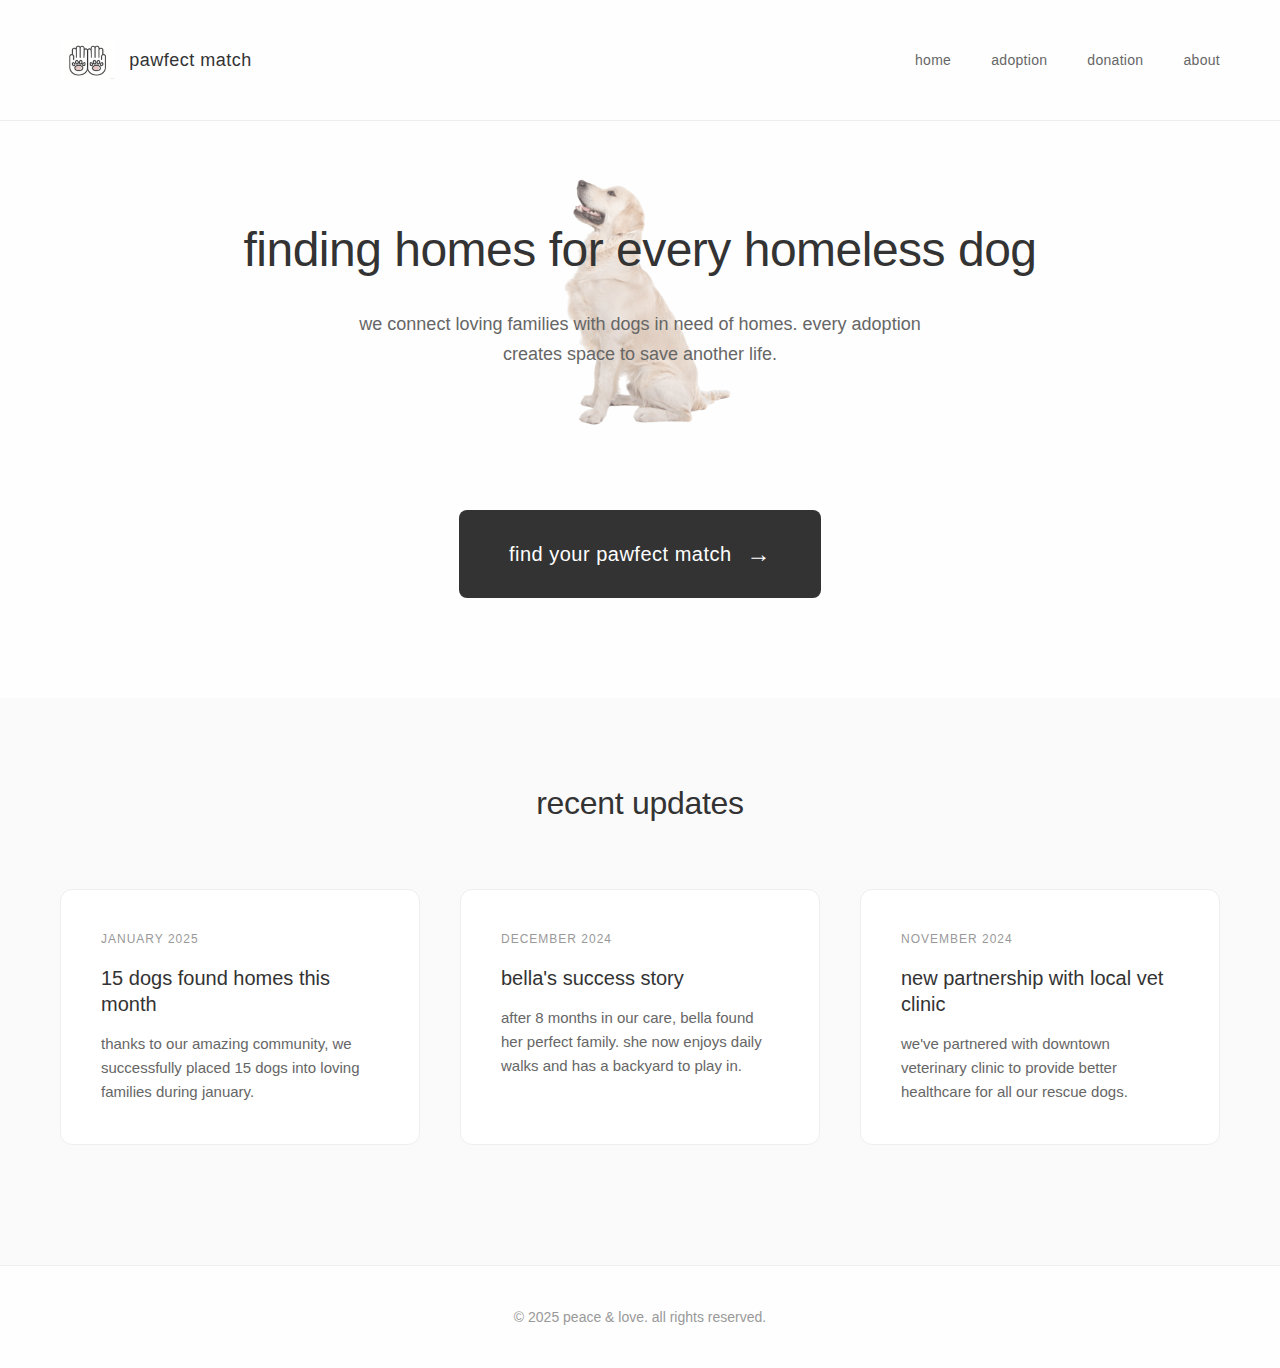
<file: index.html>
<!DOCTYPE html>
<html lang="en">
<head>
    <meta charset="UTF-8">
    <meta name="viewport" content="width=device-width, initial-scale=1.0">
    <title>Homeless Dog Adoption</title>
    <link rel="stylesheet" href="css/main.css">
    <link rel="stylesheet" href="css/responsive.css">
</head>
<body>
    <!-- Header Navigation -->
    <header class="header">
        <nav class="nav">
            <div class="nav-brand">
                <img src="images/logo.png" alt="Pawfect Match Logo" style="height: 40px; vertical-align: middle; margin-right: 10px;">
                <h1 style="display: inline-block; vertical-align: middle; margin: 0;">pawfect match</h1>
            </div>
            <div class="nav-links">
                <a href="index.html">home</a>
                <a href="pages/adoption.html">adoption</a>
                <a href="pages/donation.html">donation</a>
                <a href="pages/about.html">about</a>
            </div>
        </nav>
    </header>

    <!-- Main Content -->
    <main class="main">
        <!-- Brief Organization Introduction -->
        <section class="intro-section">
            <div class="container">
                <h2 class="intro-title">finding homes for every homeless dog</h2>
                <p class="intro-text">
                    we connect loving families with dogs in need of homes. 
                    every adoption creates space to save another life.
                </p>
            </div>
        </section>

        <!-- Large Adoption Button -->
        <section class="action-section">
            <div class="container">
                <a href="pages/adoption.html" class="adoption-button">
                    <span class="button-text">Find Your Pawfect Match</span>
                    <span class="button-arrow">→</span>
                </a>
            </div>
        </section>

        <!-- Recent Updates -->
        <section class="updates-section">
            <div class="container">
                <h3 class="section-title">recent updates</h3>
                <div class="updates-grid" id="updatesGrid">
                    <!-- Updates will be loaded dynamically from data/updates.json -->
                    <div class="loading">loading updates...</div>
                </div>
            </div>
        </section>
    </main>

    <!-- Footer -->
    <footer class="footer">
        <div class="container">
            <p>&copy; 2025 peace & love. all rights reserved.</p>
        </div>
    </footer>

    <script src="js/main.js"></script>
</body>
</html>
</file>
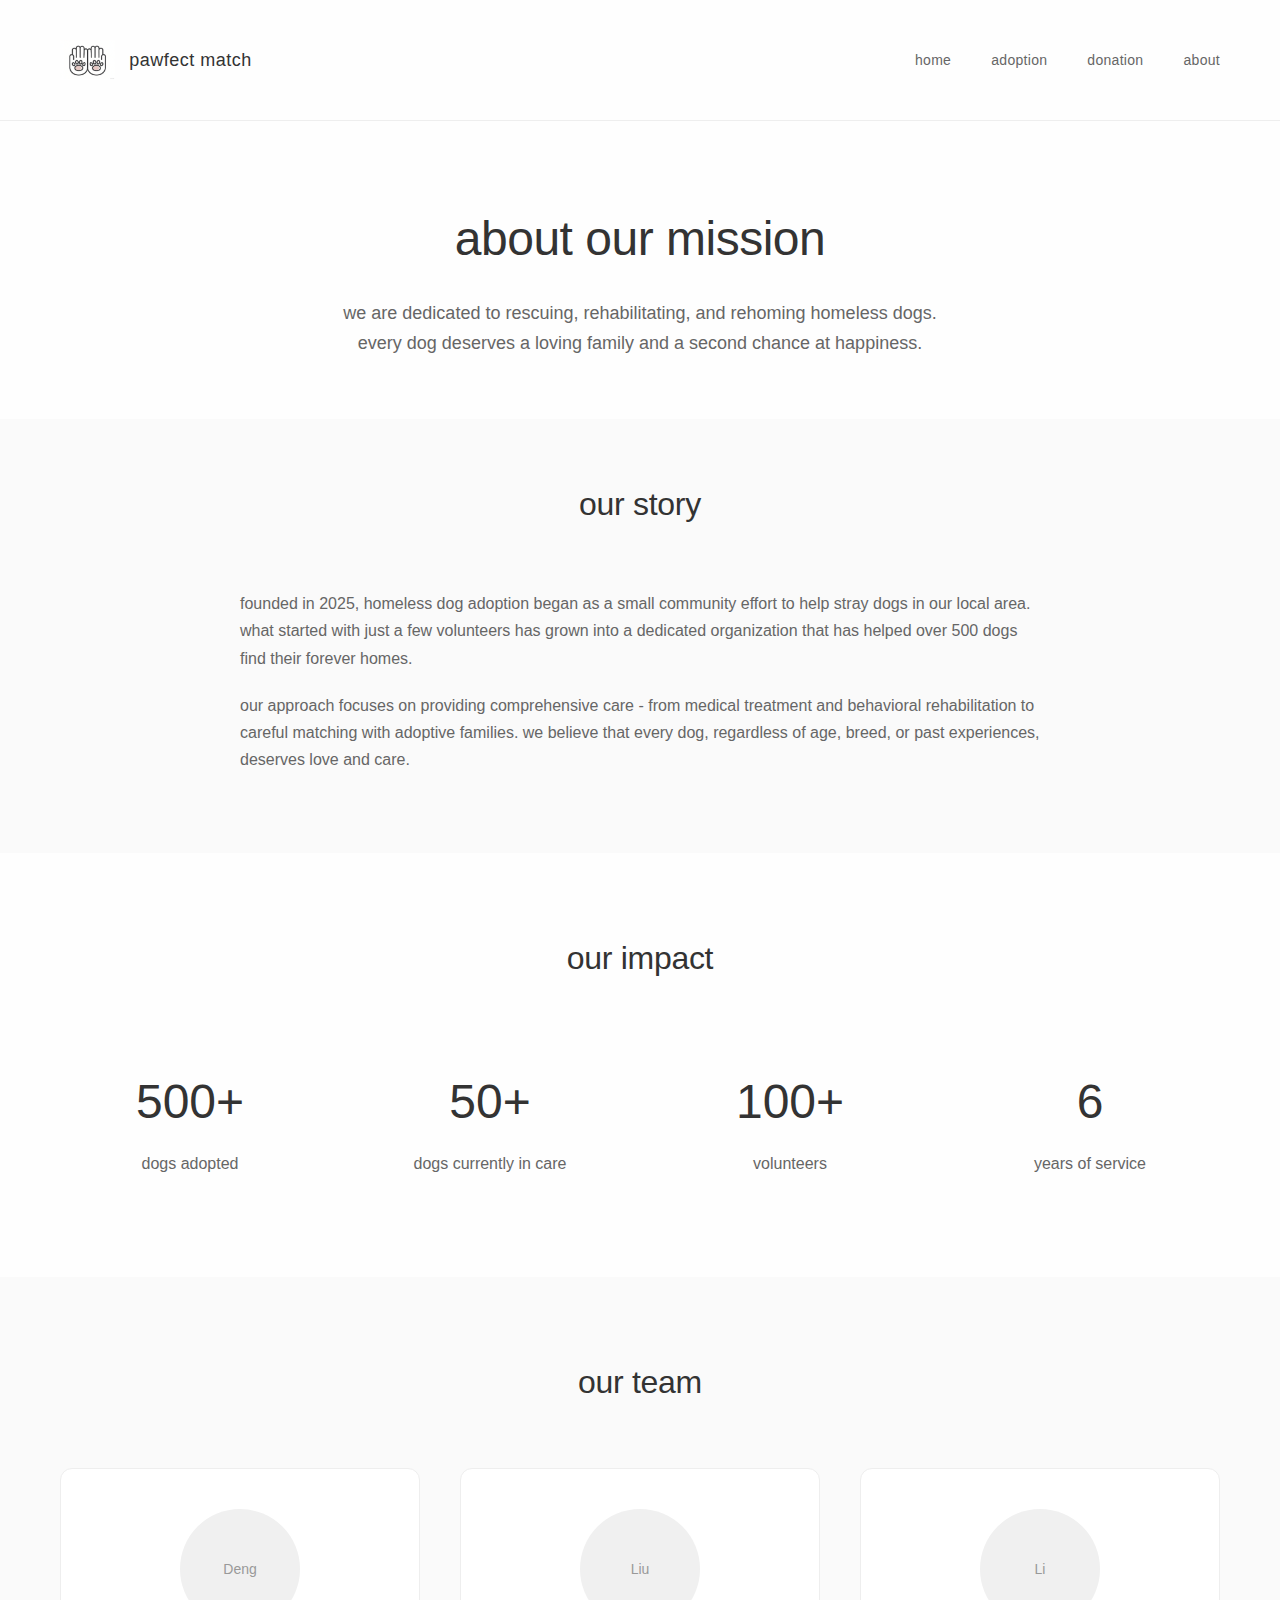
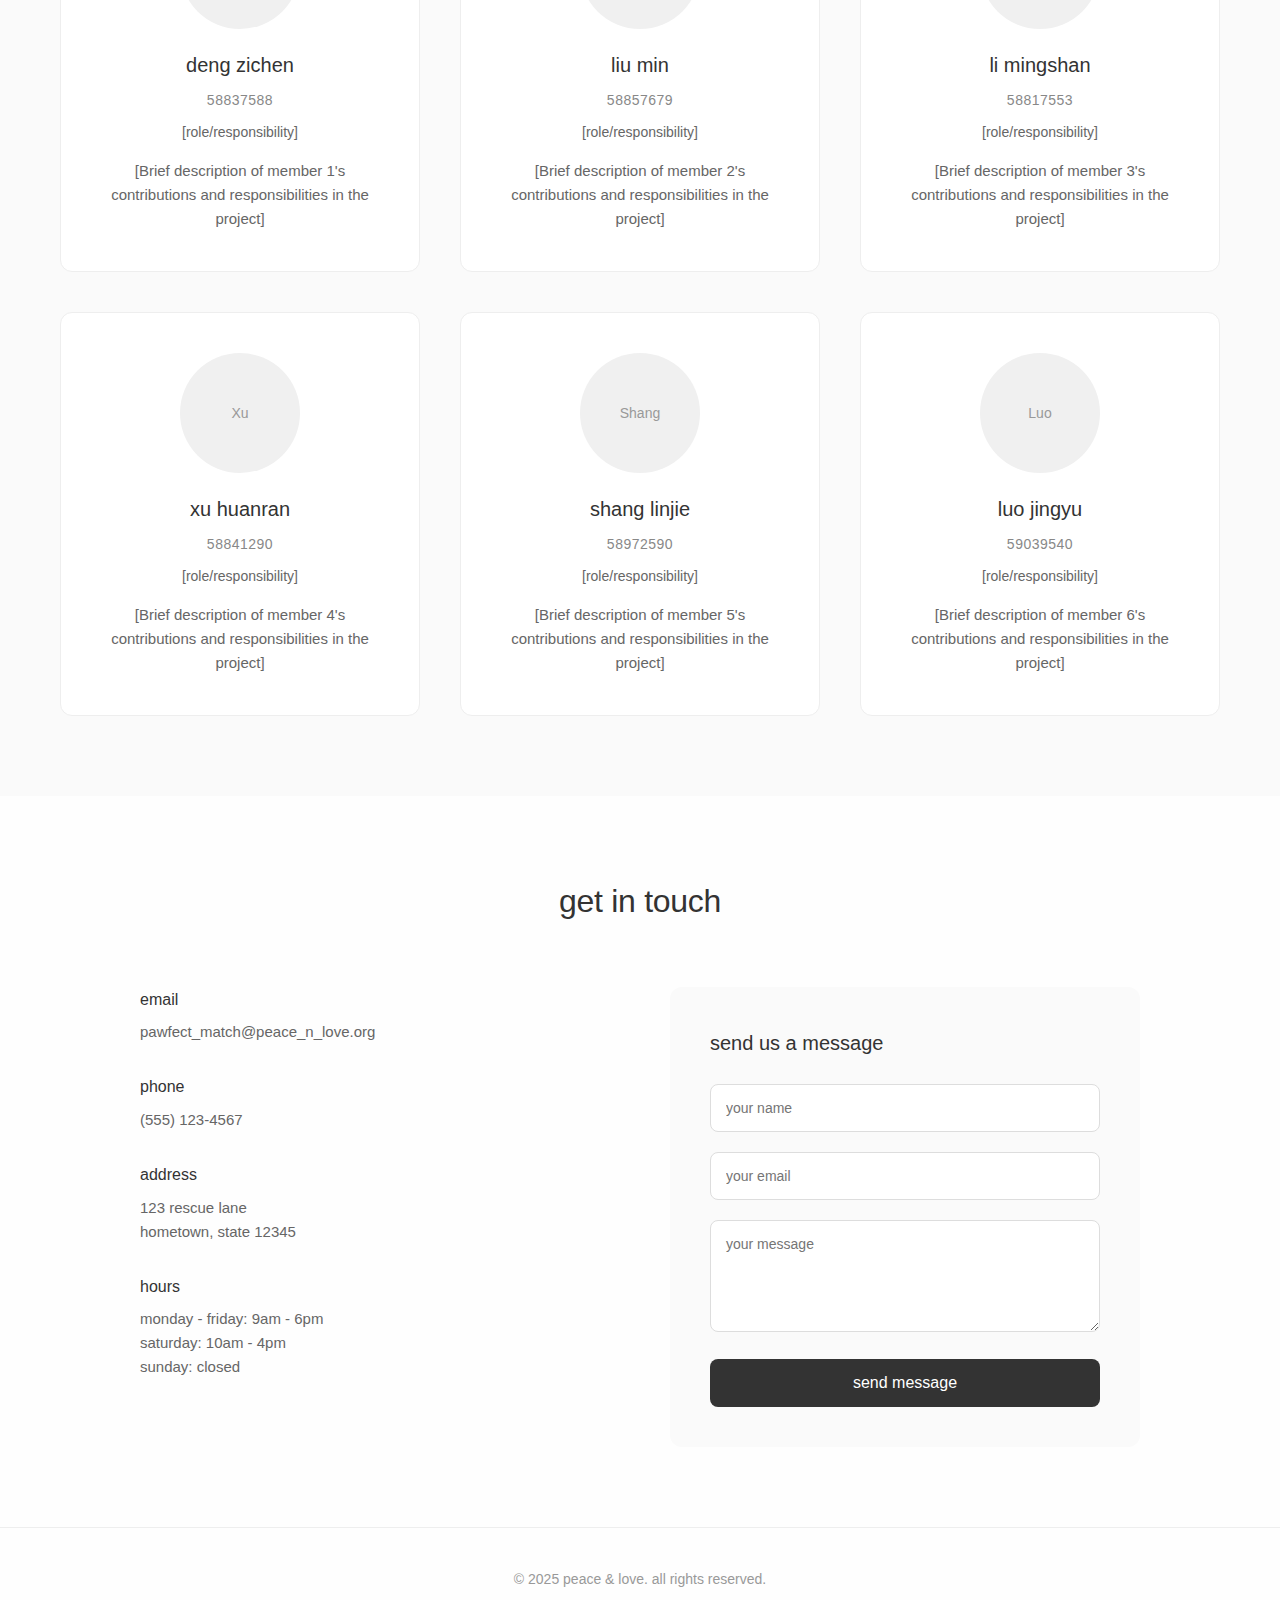
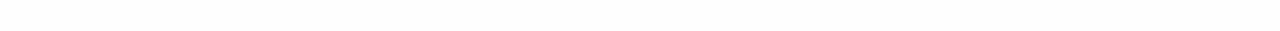
<file: pages/about.html>
<!DOCTYPE html>
<html lang="en">
<head>
    <meta charset="UTF-8">
    <meta name="viewport" content="width=device-width, initial-scale=1.0">
    <title>About Us - Homeless Dog Adoption</title>
    <link rel="stylesheet" href="../css/main.css">
    <link rel="stylesheet" href="../css/responsive.css">
    <link rel="stylesheet" href="../css/components.css">
</head>
<body>
    <!-- Header Navigation -->
    <header class="header">
        <nav class="nav">
            <div class="nav-brand">
                <img src="../images/logo.png" alt="Pawfect Match Logo" style="height: 40px; vertical-align: middle; margin-right: 10px;">
                <h1 style="display: inline-block; vertical-align: middle; margin: 0;">pawfect match</h1>
            </div>
            <div class="nav-links">
                <a href="../index.html">Home</a>
                <a href="adoption.html">Adoption</a>
                <a href="donation.html">Donation</a>
                <a href="about.html">About</a>
            </div>
        </nav>
    </header>

    <!-- Main Content -->
    <main class="main">
        <!-- About Hero Section -->
        <section class="about-hero">
            <div class="container">
                <h2 class="about-title">about our mission</h2>
                <p class="about-subtitle">
                    we are dedicated to rescuing, rehabilitating, and rehoming homeless dogs. 
                    every dog deserves a loving family and a second chance at happiness.
                </p>
            </div>
        </section>

        <!-- Our Story Section -->
        <section class="story-section">
            <div class="container">
                <h3 class="section-title">our story</h3>
                <div class="story-content">
                    <p>
                        founded in 2025, homeless dog adoption began as a small community effort 
                        to help stray dogs in our local area. what started with just a few volunteers 
                        has grown into a dedicated organization that has helped over 500 dogs find 
                        their forever homes.
                    </p>
                    <p>
                        our approach focuses on providing comprehensive care - from medical treatment 
                        and behavioral rehabilitation to careful matching with adoptive families. 
                        we believe that every dog, regardless of age, breed, or past experiences, 
                        deserves love and care.
                    </p>
                </div>
            </div>
        </section>

        <!-- Statistics Section -->
        <section class="stats-section">
            <div class="container">
                <h3 class="section-title">our impact</h3>
                <div class="stats-grid">
                    <div class="stat-item">
                        <div class="stat-number">500+</div>
                        <div class="stat-label">dogs adopted</div>
                    </div>
                    <div class="stat-item">
                        <div class="stat-number">50+</div>
                        <div class="stat-label">dogs currently in care</div>
                    </div>
                    <div class="stat-item">
                        <div class="stat-number">100+</div>
                        <div class="stat-label">volunteers</div>
                    </div>
                    <div class="stat-item">
                        <div class="stat-number">6</div>
                        <div class="stat-label">years of service</div>
                    </div>
                </div>
            </div>
        </section>

        <!-- Team Section -->
        <section class="team-section">
            <div class="container">
                <h3 class="section-title">our team</h3>
                <div class="team-grid">
                    <div class="team-member">
                        <div class="member-photo">Deng</div>
                        <h4 class="member-name">DENG ZICHEN</h4>
                        <p class="member-id">58837588</p>
                        <p class="member-role">[Role/Responsibility]</p>
                        <p class="member-bio">
                            [Brief description of member 1's contributions and responsibilities in the project]
                        </p>
                    </div>
                    <div class="team-member">
                        <div class="member-photo">Liu</div>
                        <h4 class="member-name">LIU MIN</h4>
                        <p class="member-id">58857679</p>
                        <p class="member-role">[Role/Responsibility]</p>
                        <p class="member-bio">
                            [Brief description of member 2's contributions and responsibilities in the project]
                        </p>
                    </div>
                    <div class="team-member">
                        <div class="member-photo">Li</div>
                        <h4 class="member-name">LI MINGSHAN</h4>
                        <p class="member-id">58817553</p>
                        <p class="member-role">[Role/Responsibility]</p>
                        <p class="member-bio">
                            [Brief description of member 3's contributions and responsibilities in the project]
                        </p>
                    </div>
                    <div class="team-member">
                        <div class="member-photo">Xu</div>
                        <h4 class="member-name">XU HUANRAN</h4>
                        <p class="member-id">58841290</p>
                        <p class="member-role">[Role/Responsibility]</p>
                        <p class="member-bio">
                            [Brief description of member 4's contributions and responsibilities in the project]
                        </p>
                    </div>
                    <div class="team-member">
                        <div class="member-photo">Shang</div>
                        <h4 class="member-name">SHANG LINJIE</h4>
                        <p class="member-id">58972590</p>
                        <p class="member-role">[Role/Responsibility]</p>
                        <p class="member-bio">
                            [Brief description of member 5's contributions and responsibilities in the project]
                        </p>
                    </div>
                    <div class="team-member">
                        <div class="member-photo">Luo</div>
                        <h4 class="member-name">LUO JINGYU</h4>
                        <p class="member-id">59039540</p>
                        <p class="member-role">[Role/Responsibility]</p>
                        <p class="member-bio">
                            [Brief description of member 6's contributions and responsibilities in the project]
                        </p>
                    </div>
                </div>
            </div>
        </section>

        <!-- Contact Section -->
        <section class="contact-section">
            <div class="container">
                <h3 class="section-title">get in touch</h3>
                <div class="contact-content">
                    <div class="contact-info">
                        <div class="contact-item">
                            <h4>email</h4>
                            <p>pawfect_match@peace_n_love.org</p>
                        </div>
                        <div class="contact-item">
                            <h4>phone</h4>
                            <p>(555) 123-4567</p>
                        </div>
                        <div class="contact-item">
                            <h4>address</h4>
                            <p>123 rescue lane<br>hometown, state 12345</p>
                        </div>
                        <div class="contact-item">
                            <h4>hours</h4>
                            <p>monday - friday: 9am - 6pm<br>saturday: 10am - 4pm<br>sunday: closed</p>
                        </div>
                    </div>
                    <div class="contact-form">
                        <h4>send us a message</h4>
                        <form id="contactForm">
                            <input type="text" placeholder="your name" required>
                            <input type="email" placeholder="your email" required>
                            <textarea placeholder="your message" rows="5" required></textarea>
                            <button type="submit" class="contact-submit">send message</button>
                        </form>
                    </div>
                </div>
            </div>
        </section>
    </main>

    <!-- Footer -->
    <footer class="footer">
        <div class="container">
            <p>&copy; 2025 peace & love. all rights reserved.</p>
        </div>
    </footer>

    <script src="../js/main.js"></script>
    <script>
        // Simple contact form handler
        document.getElementById('contactForm').addEventListener('submit', function(e) {
            e.preventDefault();
            alert('Thank you for your message! This is a demonstration form.');
        });
    </script>
</body>
</html>
</file>
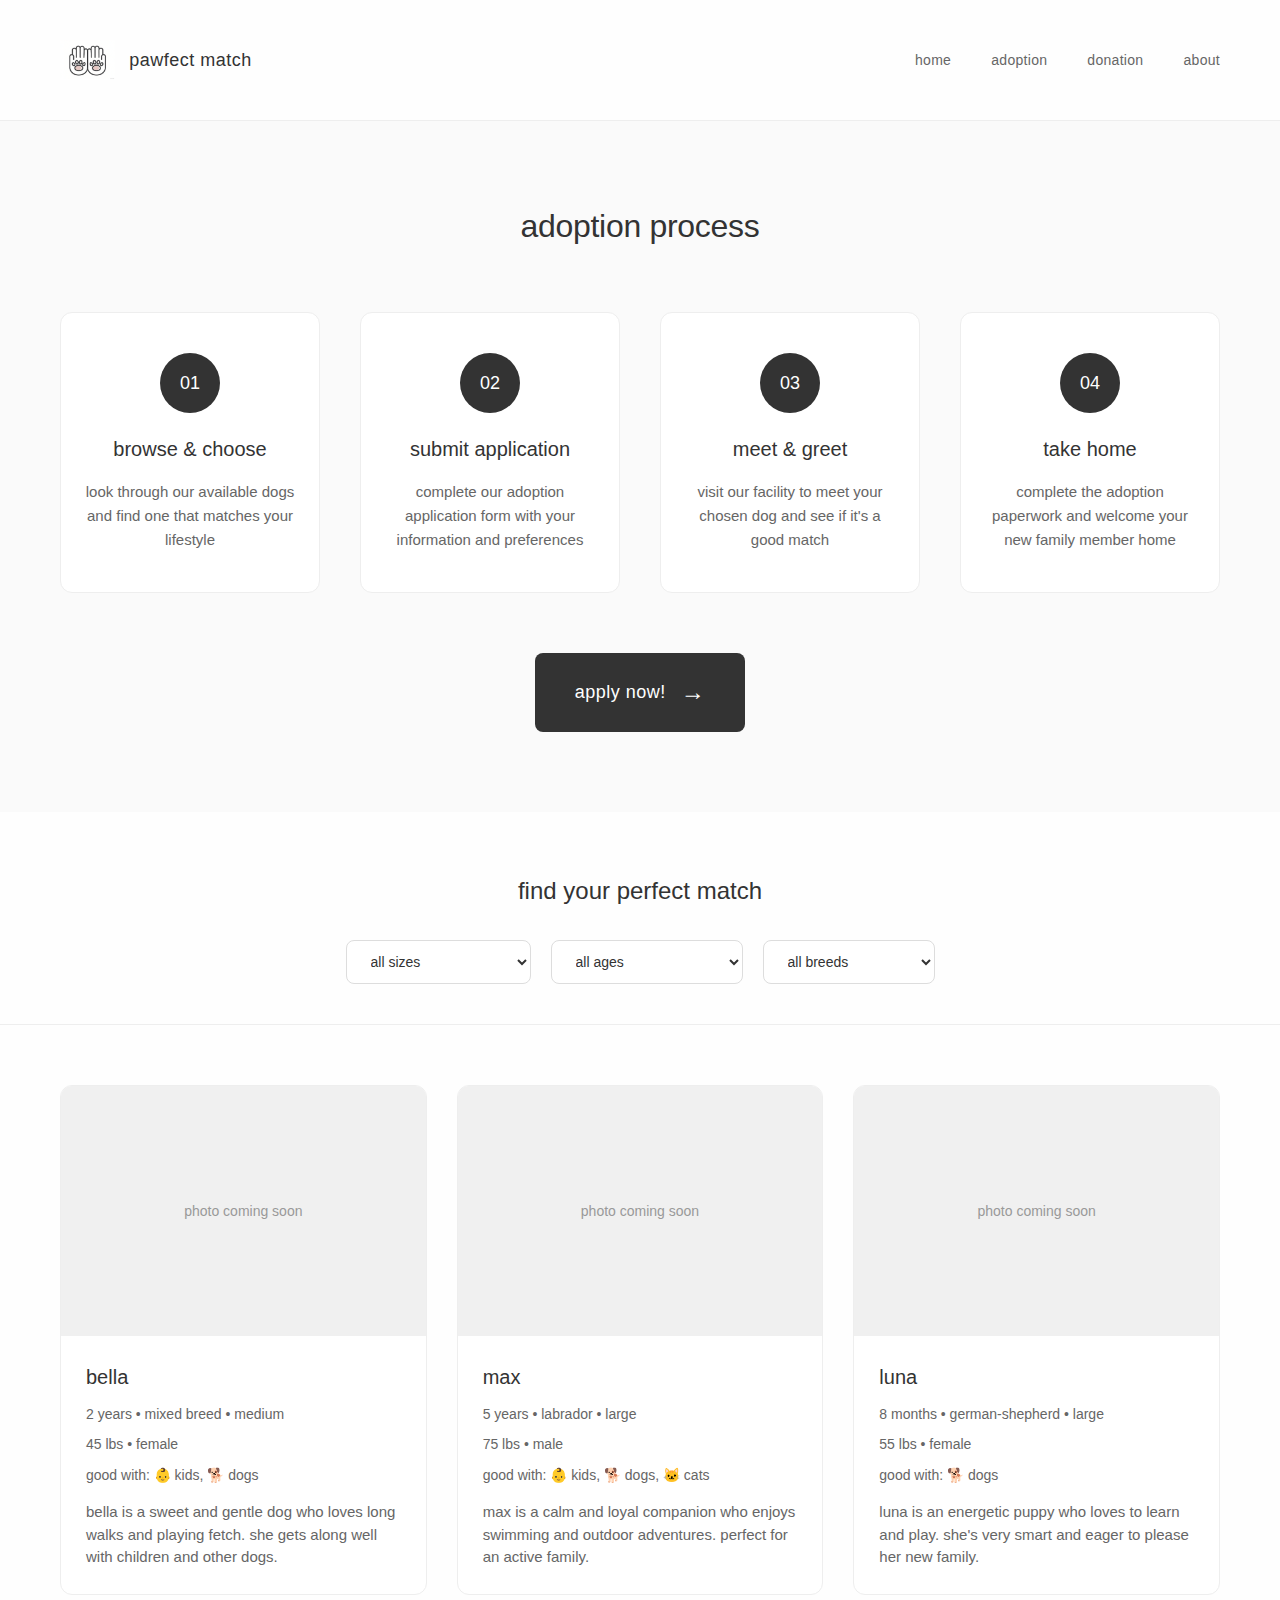
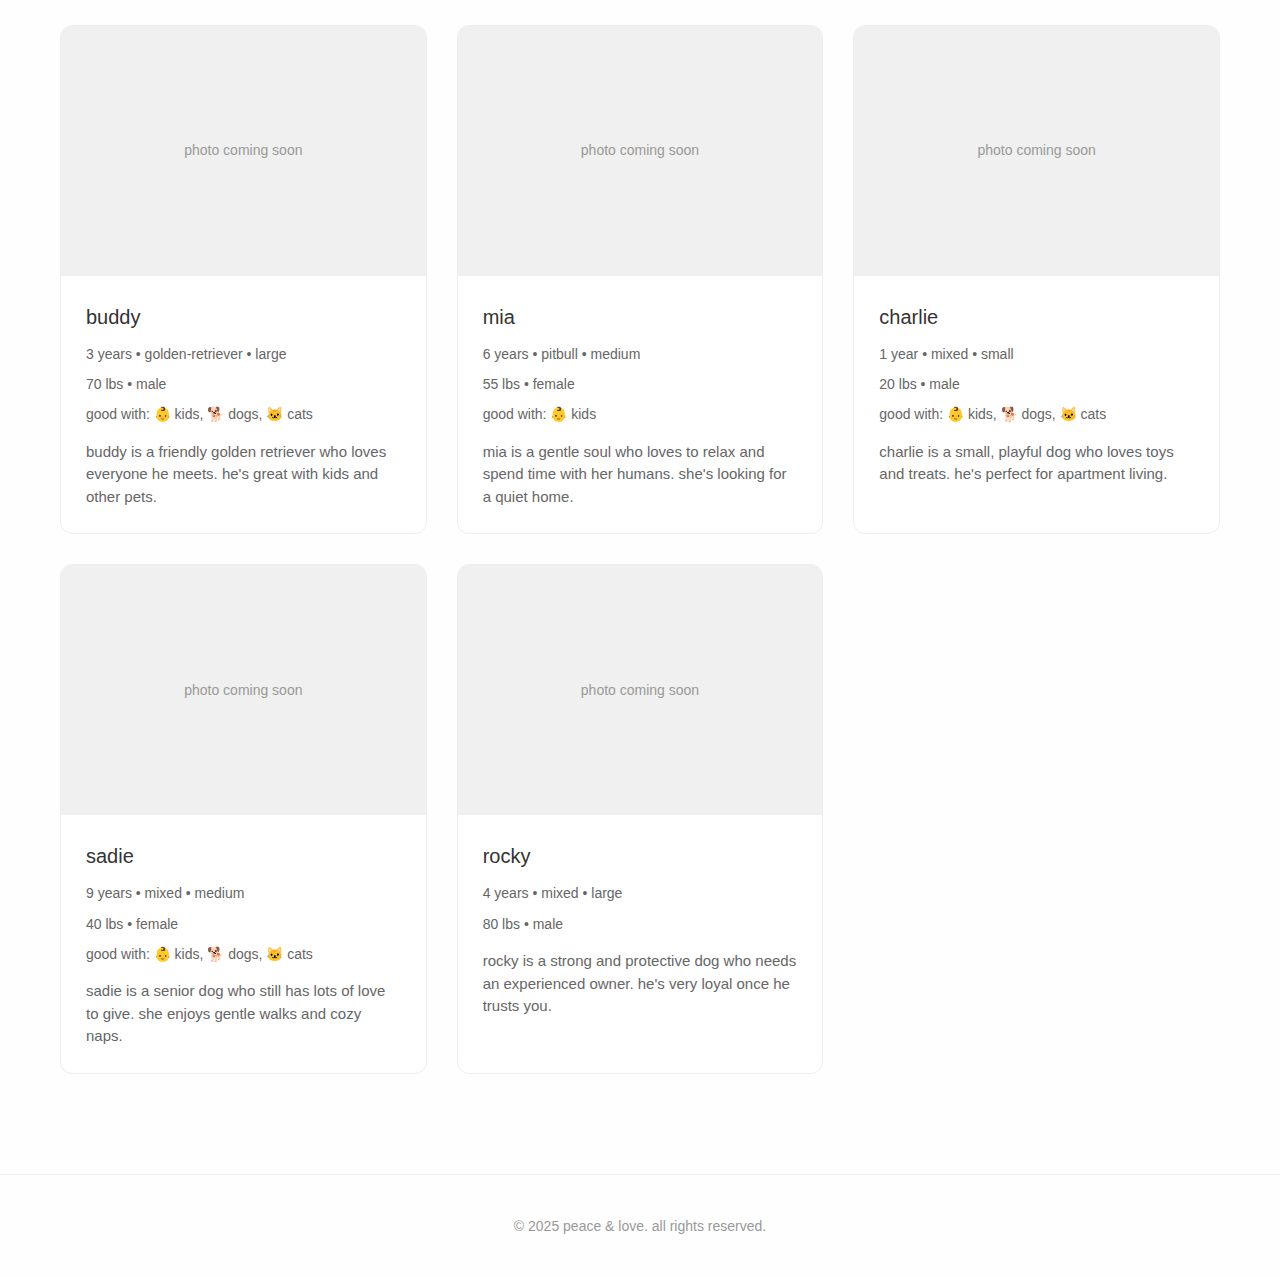
<file: pages/adoption.html>
<!DOCTYPE html>
<html lang="en">
<head>
    <meta charset="UTF-8">
    <meta name="viewport" content="width=device-width, initial-scale=1.0">
    <title>Adoption - Homeless Dog Adoption</title>
    <link rel="stylesheet" href="../css/main.css">
    <link rel="stylesheet" href="../css/responsive.css">
    <link rel="stylesheet" href="../css/components.css">
</head>
<body>
    <!-- Header Navigation -->
    <header class="header">
        <nav class="nav">
            <div class="nav-brand">
                <img src="../images/logo.png" alt="Pawfect Match Logo" style="height: 40px; vertical-align: middle; margin-right: 10px;">
                <h1 style="display: inline-block; vertical-align: middle; margin: 0;">pawfect match</h1>
            </div>
            <div class="nav-links">
                <a href="../index.html">Home</a>
                <a href="adoption.html">Adoption</a>
                <a href="donation.html">Donation</a>
                <a href="about.html">About</a>
            </div>
        </nav>
    </header>

    <!-- Main Content -->
    <main class="main">
        <!-- Adoption Process Section -->
        <section class="process-section">
            <div class="container">
                <h2 class="section-title">adoption process</h2>
                <div class="process-steps">
                    <div class="step">
                        <div class="step-number">01</div>
                        <h3 class="step-title">browse & choose</h3>
                        <p class="step-description">look through our available dogs and find one that matches your lifestyle</p>
                    </div>
                    <div class="step">
                        <div class="step-number">02</div>
                        <h3 class="step-title">submit application</h3>
                        <p class="step-description">complete our adoption application form with your information and preferences</p>
                    </div>
                    <div class="step">
                        <div class="step-number">03</div>
                        <h3 class="step-title">meet & greet</h3>
                        <p class="step-description">visit our facility to meet your chosen dog and see if it's a good match</p>
                    </div>
                    <div class="step">
                        <div class="step-number">04</div>
                        <h3 class="step-title">take home</h3>
                        <p class="step-description">complete the adoption paperwork and welcome your new family member home</p>
                    </div>
                </div>
                
                <!-- Apply Button -->
                <div class="apply-section">
                    <a href="application.html" class="apply-button">
                        <span class="button-text">apply now!</span>
                        <span class="button-arrow">→</span>
                    </a>
                </div>
            </div>
        </section>

        <!-- Filter Section -->
        <section class="filter-section">
            <div class="container">
                <h3 class="filter-title">find your perfect match</h3>
                <div class="filters">
                    <select id="sizeFilter" class="filter-select">
                        <option value="">all sizes</option>
                        <option value="small">small (under 25 lbs)</option>
                        <option value="medium">medium (25-60 lbs)</option>
                        <option value="large">large (over 60 lbs)</option>
                    </select>
                    <select id="ageFilter" class="filter-select">
                        <option value="">all ages</option>
                        <option value="puppy">puppy (under 1 year)</option>
                        <option value="young">young (1-3 years)</option>
                        <option value="adult">adult (3-7 years)</option>
                        <option value="senior">senior (over 7 years)</option>
                    </select>
                    <select id="breedFilter" class="filter-select">
                        <option value="">all breeds</option>
                        <option value="mixed">mixed breed</option>
                        <option value="labrador">labrador</option>
                        <option value="german-shepherd">german shepherd</option>
                        <option value="golden-retriever">golden retriever</option>
                        <option value="pitbull">pitbull mix</option>
                    </select>
                </div>
            </div>
        </section>

        <!-- Dogs Grid Section -->
        <section class="dogs-section">
            <div class="container">
                <div class="dogs-grid" id="dogsGrid">
                    <!-- Dog cards will be populated by JavaScript -->
                    <div class="loading">loading dogs...</div>
                </div>
            </div>
        </section>

        <!-- Dog Details Modal -->
        <div class="modal" id="dogModal">
            <div class="modal-content">
                <span class="close">&times;</span>
                <div class="modal-body" id="modalBody">
                    <!-- Dog details will be populated by JavaScript -->
                </div>
            </div>
        </div>
    </main>

    <!-- Footer -->
    <footer class="footer">
        <div class="container">
            <p>&copy; 2025 peace & love. all rights reserved.</p>
        </div>
    </footer>

    <script src="../js/main.js"></script>
    <script src="../js/dog-filter.js"></script>
</body>
</html>
</file>
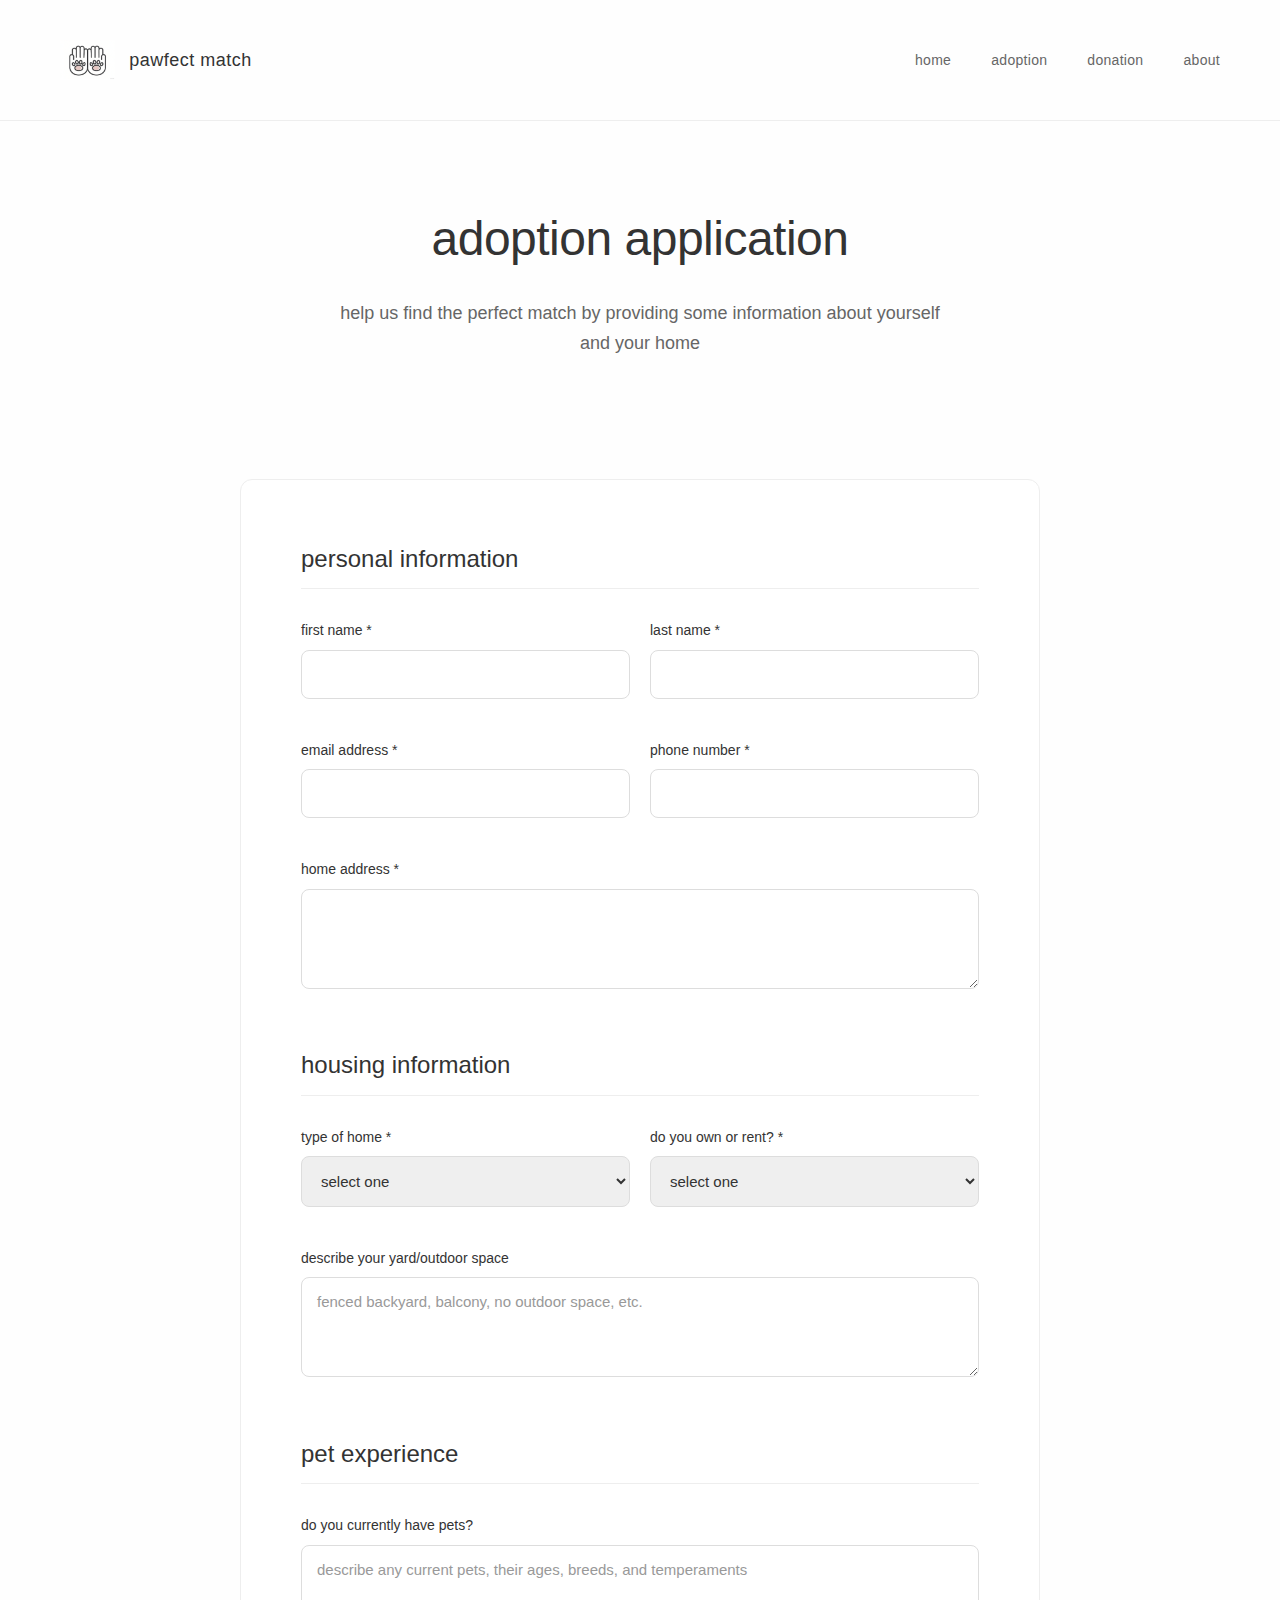
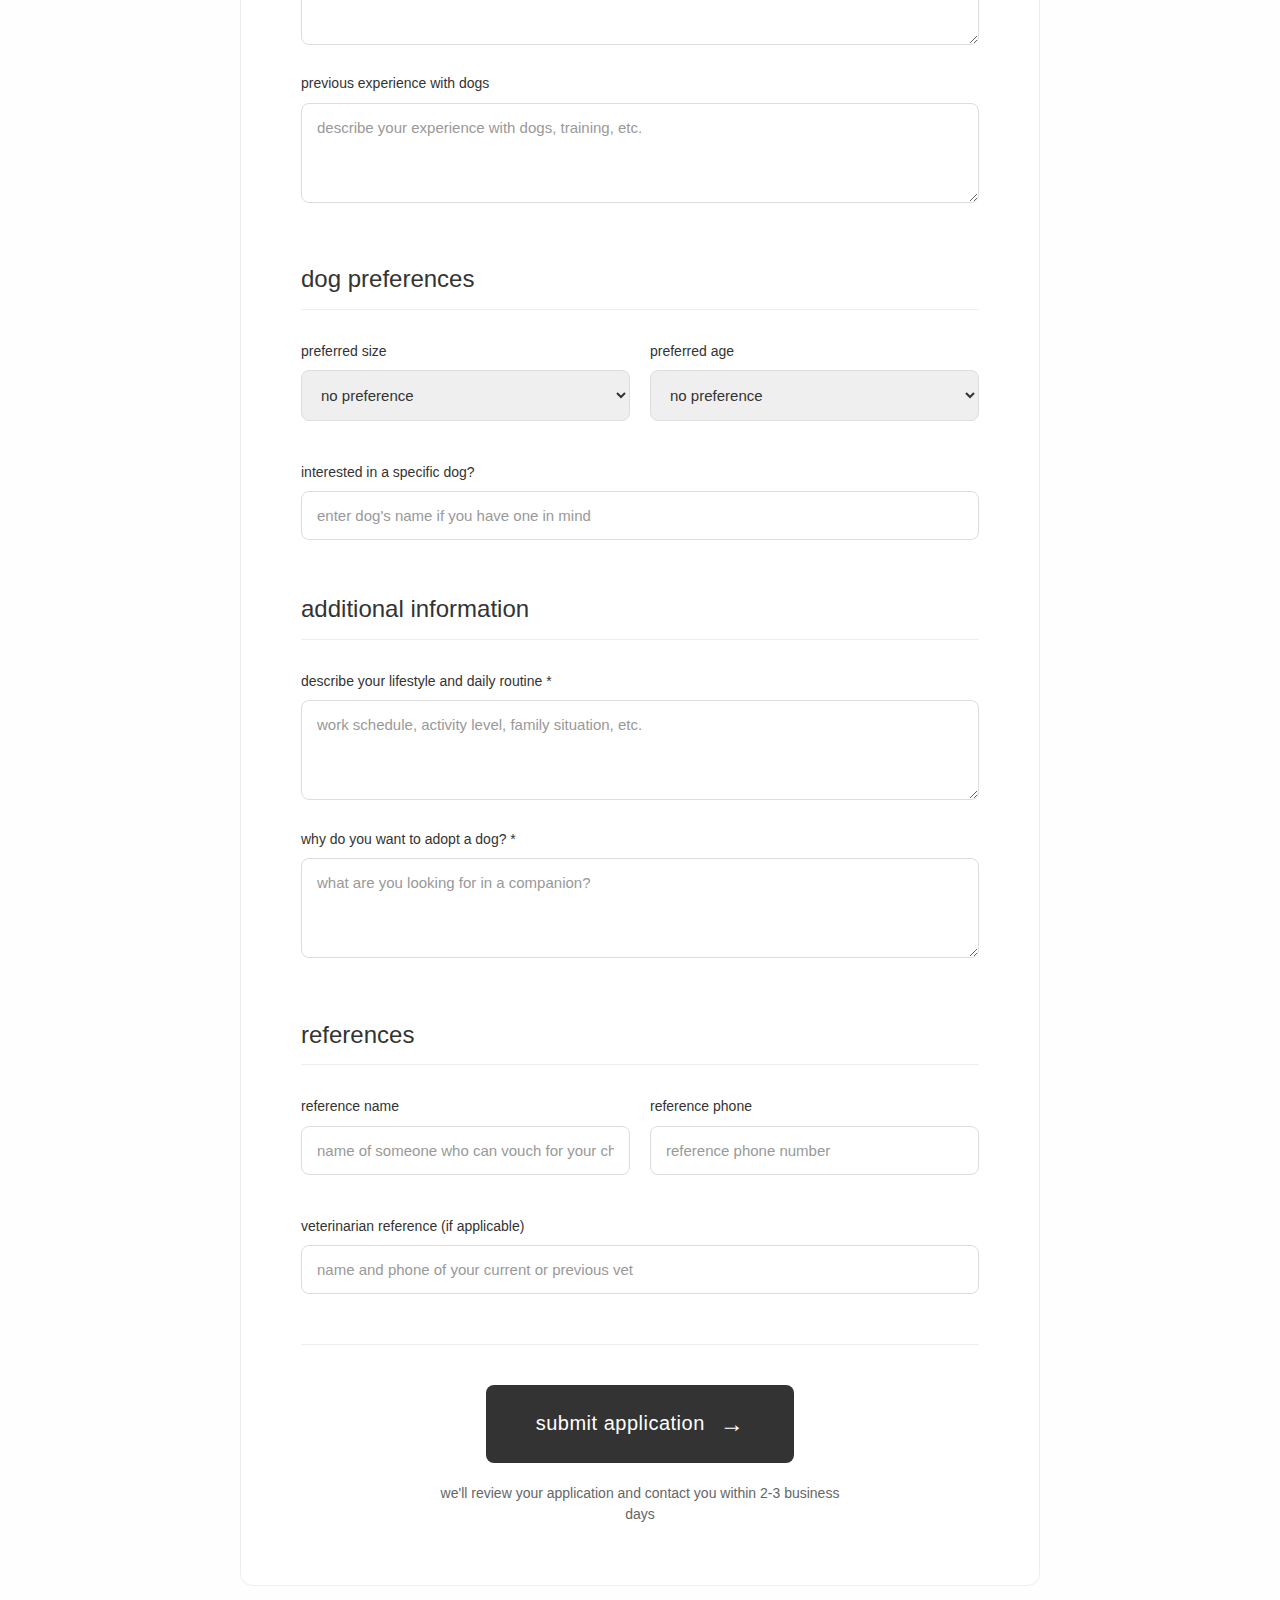
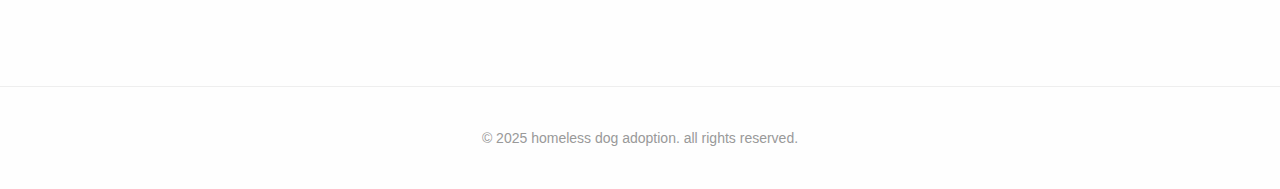
<file: pages/application.html>
<!DOCTYPE html>
<html lang="en">
<head>
    <meta charset="UTF-8">
    <meta name="viewport" content="width=device-width, initial-scale=1.0">
    <title>Adoption Application - Homeless Dog Adoption</title>
    <link rel="stylesheet" href="../css/main.css">
    <link rel="stylesheet" href="../css/responsive.css">
    <link rel="stylesheet" href="../css/components.css">
</head>
<body>
    <!-- Header Navigation -->
    <header class="header">
        <nav class="nav">
            <div class="nav-brand">
                <img src="../images/logo.png" alt="Pawfect Match Logo" style="height: 40px; vertical-align: middle; margin-right: 10px;">
                <h1 style="display: inline-block; vertical-align: middle; margin: 0;">pawfect match</h1>
            </div>
            <div class="nav-links">
                <a href="../index.html">Home</a>
                <a href="adoption.html">Adoption</a>
                <a href="donation.html">Donation</a>
                <a href="about.html">About</a>
            </div>
        </nav>
    </header>

    <!-- Main Content -->
    <main class="main">
        <!-- Application Hero Section -->
        <section class="application-hero">
            <div class="container">
                <h2 class="application-title">adoption application</h2>
                <p class="application-subtitle">
                    help us find the perfect match by providing some information about yourself and your home
                </p>
            </div>
        </section>

        <!-- Application Form Section -->
        <section class="form-section">
            <div class="container">
                <form id="adoptionForm" class="adoption-form">
                    <!-- Personal Information -->
                    <div class="form-group">
                        <h3 class="form-section-title">personal information</h3>
                        <div class="form-row">
                            <div class="form-field">
                                <label for="firstName">first name *</label>
                                <input type="text" id="firstName" name="firstName" required>
                            </div>
                            <div class="form-field">
                                <label for="lastName">last name *</label>
                                <input type="text" id="lastName" name="lastName" required>
                            </div>
                        </div>
                        <div class="form-row">
                            <div class="form-field">
                                <label for="email">email address *</label>
                                <input type="email" id="email" name="email" required>
                            </div>
                            <div class="form-field">
                                <label for="phone">phone number *</label>
                                <input type="tel" id="phone" name="phone" required>
                            </div>
                        </div>
                        <div class="form-field">
                            <label for="address">home address *</label>
                            <textarea id="address" name="address" rows="3" required></textarea>
                        </div>
                    </div>

                    <!-- Housing Information -->
                    <div class="form-group">
                        <h3 class="form-section-title">housing information</h3>
                        <div class="form-row">
                            <div class="form-field">
                                <label for="housingType">type of home *</label>
                                <select id="housingType" name="housingType" required>
                                    <option value="">select one</option>
                                    <option value="house">house</option>
                                    <option value="apartment">apartment</option>
                                    <option value="condo">condo</option>
                                    <option value="townhouse">townhouse</option>
                                </select>
                            </div>
                            <div class="form-field">
                                <label for="ownership">do you own or rent? *</label>
                                <select id="ownership" name="ownership" required>
                                    <option value="">select one</option>
                                    <option value="own">own</option>
                                    <option value="rent">rent</option>
                                </select>
                            </div>
                        </div>
                        <div class="form-field">
                            <label for="yard">describe your yard/outdoor space</label>
                            <textarea id="yard" name="yard" rows="3" placeholder="fenced backyard, balcony, no outdoor space, etc."></textarea>
                        </div>
                    </div>

                    <!-- Pet Experience -->
                    <div class="form-group">
                        <h3 class="form-section-title">pet experience</h3>
                        <div class="form-field">
                            <label for="currentPets">do you currently have pets?</label>
                            <textarea id="currentPets" name="currentPets" rows="3" placeholder="describe any current pets, their ages, breeds, and temperaments"></textarea>
                        </div>
                        <div class="form-field">
                            <label for="petExperience">previous experience with dogs</label>
                            <textarea id="petExperience" name="petExperience" rows="3" placeholder="describe your experience with dogs, training, etc."></textarea>
                        </div>
                    </div>

                    <!-- Preferences -->
                    <div class="form-group">
                        <h3 class="form-section-title">dog preferences</h3>
                        <div class="form-row">
                            <div class="form-field">
                                <label for="preferredSize">preferred size</label>
                                <select id="preferredSize" name="preferredSize">
                                    <option value="">no preference</option>
                                    <option value="small">small (under 25 lbs)</option>
                                    <option value="medium">medium (25-60 lbs)</option>
                                    <option value="large">large (over 60 lbs)</option>
                                </select>
                            </div>
                            <div class="form-field">
                                <label for="preferredAge">preferred age</label>
                                <select id="preferredAge" name="preferredAge">
                                    <option value="">no preference</option>
                                    <option value="puppy">puppy (under 1 year)</option>
                                    <option value="young">young (1-3 years)</option>
                                    <option value="adult">adult (3-7 years)</option>
                                    <option value="senior">senior (over 7 years)</option>
                                </select>
                            </div>
                        </div>
                        <div class="form-field">
                            <label for="specificDog">interested in a specific dog?</label>
                            <input type="text" id="specificDog" name="specificDog" placeholder="enter dog's name if you have one in mind">
                        </div>
                    </div>

                    <!-- Additional Information -->
                    <div class="form-group">
                        <h3 class="form-section-title">additional information</h3>
                        <div class="form-field">
                            <label for="lifestyle">describe your lifestyle and daily routine *</label>
                            <textarea id="lifestyle" name="lifestyle" rows="4" placeholder="work schedule, activity level, family situation, etc." required></textarea>
                        </div>
                        <div class="form-field">
                            <label for="commitment">why do you want to adopt a dog? *</label>
                            <textarea id="commitment" name="commitment" rows="4" placeholder="what are you looking for in a companion?" required></textarea>
                        </div>
                    </div>

                    <!-- References -->
                    <div class="form-group">
                        <h3 class="form-section-title">references</h3>
                        <div class="form-row">
                            <div class="form-field">
                                <label for="refName">reference name</label>
                                <input type="text" id="refName" name="refName" placeholder="name of someone who can vouch for your character">
                            </div>
                            <div class="form-field">
                                <label for="refPhone">reference phone</label>
                                <input type="tel" id="refPhone" name="refPhone" placeholder="reference phone number">
                            </div>
                        </div>
                        <div class="form-field">
                            <label for="vetReference">veterinarian reference (if applicable)</label>
                            <input type="text" id="vetReference" name="vetReference" placeholder="name and phone of your current or previous vet">
                        </div>
                    </div>

                    <!-- Submit Button -->
                    <div class="form-submit">
                        <button type="submit" class="submit-button">
                            <span class="button-text">submit application</span>
                            <span class="button-arrow">→</span>
                        </button>
                        <p class="submit-note">
                            we'll review your application and contact you within 2-3 business days
                        </p>
                    </div>
                </form>
            </div>
        </section>
    </main>

    <!-- Footer -->
    <footer class="footer">
        <div class="container">
            <p>&copy; 2025 homeless dog adoption. all rights reserved.</p>
        </div>
    </footer>

    <script src="../js/main.js"></script>
    <script>
        // Simple form validation and submission
        document.getElementById('adoptionForm').addEventListener('submit', function(e) {
            e.preventDefault();
            
            // Show loading state
            const submitButton = document.querySelector('.submit-button');
            const originalText = submitButton.innerHTML;
            
            submitButton.innerHTML = '<span class="button-text">submitting...</span>';
            submitButton.disabled = true;
            
            // Simulate form submission
            setTimeout(() => {
                // Show success message
                showApplicationSuccess();
                
                // Reset button after delay
                setTimeout(() => {
                    submitButton.innerHTML = originalText;
                    submitButton.disabled = false;
                }, 2000);
            }, 2000);
        });

        function showApplicationSuccess() {
            const successHTML = `
                <div class="modal" id="successModal" style="display: block;">
                    <div class="modal-content" style="max-width: 500px; text-align: center;">
                        <span class="close" onclick="closeSuccessModal()">&times;</span>
                        <div class="modal-body">
                            <h2 style="font-size: 28px; font-weight: 300; color: #333; margin-bottom: 20px; text-transform: lowercase;">application submitted!</h2>
                            <p style="font-size: 18px; color: #666; margin-bottom: 30px;">
                                thank you for your interest in adopting. we'll review your application and contact you within 2-3 business days.
                            </p>
                            <p style="font-size: 16px; color: #666; margin-bottom: 30px;">
                                this is a demonstration website. no actual application has been submitted.
                            </p>
                            <button onclick="closeSuccessModal()" class="payment-button" style="background-color: #333; color: white; border: none; padding: 15px 30px; border-radius: 8px; font-size: 16px; cursor: pointer;">
                                close
                            </button>
                        </div>
                    </div>
                </div>
            `;
            
            document.body.insertAdjacentHTML('beforeend', successHTML);
        }

        function closeSuccessModal() {
            const modal = document.getElementById('successModal');
            if (modal) {
                modal.remove();
            }
        }

        // Make function globally available
        window.closeSuccessModal = closeSuccessModal;
    </script>
</body>
</html>
</file>
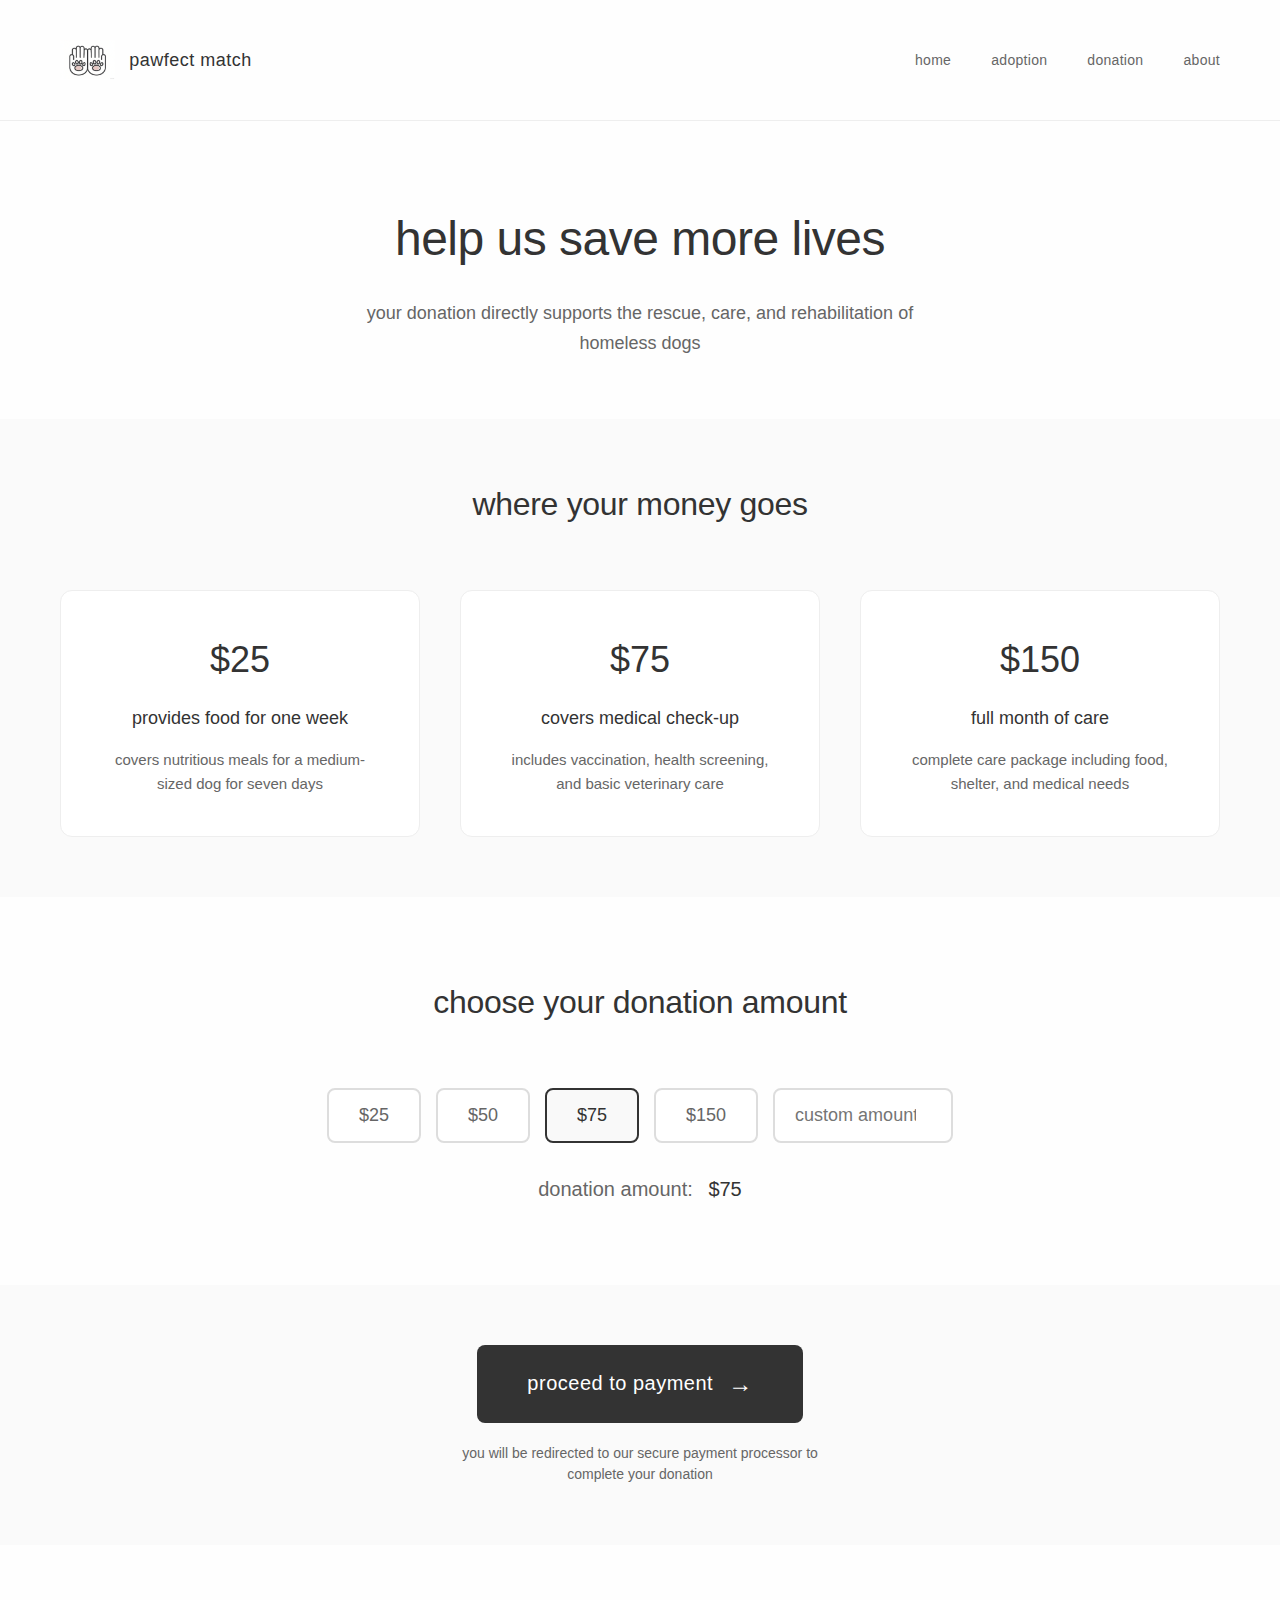
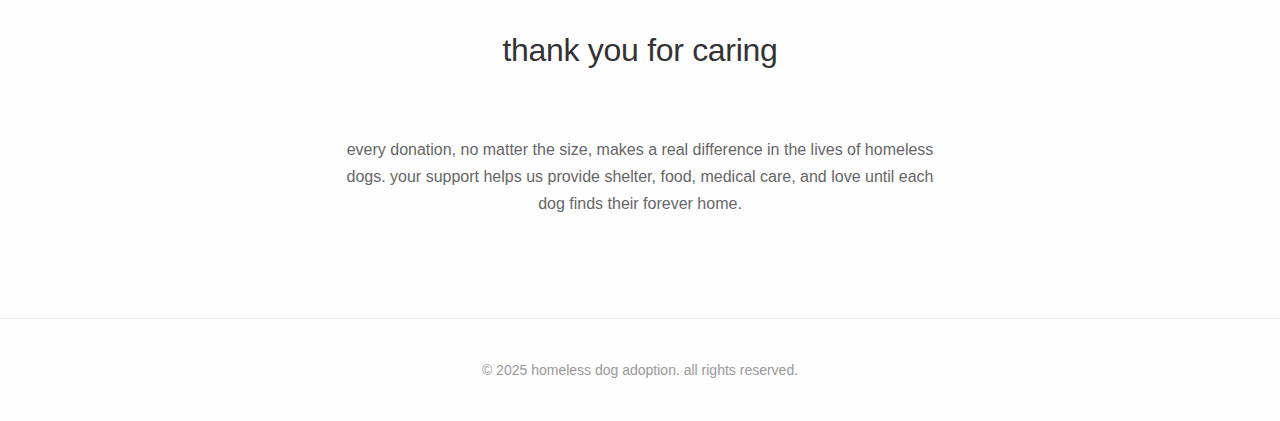
<file: pages/donation.html>
<!DOCTYPE html>
<html lang="en">
<head>
    <meta charset="UTF-8">
    <meta name="viewport" content="width=device-width, initial-scale=1.0">
    <title>Donation - Homeless Dog Adoption</title>
    <link rel="stylesheet" href="../css/main.css">
    <link rel="stylesheet" href="../css/responsive.css">
    <link rel="stylesheet" href="../css/components.css">
</head>
<body>
    <!-- Header Navigation -->
    <header class="header">
        <nav class="nav">
            <div class="nav-brand">
                <img src="../images/logo.png" alt="Pawfect Match Logo" style="height: 40px; vertical-align: middle; margin-right: 10px;">
                <h1 style="display: inline-block; vertical-align: middle; margin: 0;">pawfect match</h1>
            </div>
            <div class="nav-links">
                <a href="../index.html">Home</a>
                <a href="adoption.html">Adoption</a>
                <a href="donation.html">Donation</a>
                <a href="about.html">About</a>
            </div>
        </nav>
    </header>

    <!-- Main Content -->
    <main class="main">
        <!-- Donation Hero Section -->
        <section class="donation-hero">
            <div class="container">
                <h2 class="donation-title">help us save more lives</h2>
                <p class="donation-subtitle">
                    your donation directly supports the rescue, care, and rehabilitation of homeless dogs
                </p>
            </div>
        </section>

        <!-- Impact Section -->
        <section class="impact-section">
            <div class="container">
                <h3 class="section-title">where your money goes</h3>
                <div class="impact-grid">
                    <div class="impact-item">
                        <div class="impact-amount">$25</div>
                        <h4 class="impact-title">provides food for one week</h4>
                        <p class="impact-description">covers nutritious meals for a medium-sized dog for seven days</p>
                    </div>
                    <div class="impact-item">
                        <div class="impact-amount">$75</div>
                        <h4 class="impact-title">covers medical check-up</h4>
                        <p class="impact-description">includes vaccination, health screening, and basic veterinary care</p>
                    </div>
                    <div class="impact-item">
                        <div class="impact-amount">$150</div>
                        <h4 class="impact-title">full month of care</h4>
                        <p class="impact-description">complete care package including food, shelter, and medical needs</p>
                    </div>
                </div>
            </div>
        </section>

        <!-- Donation Amount Selection -->
        <section class="amount-section">
            <div class="container">
                <h3 class="section-title">choose your donation amount</h3>
                <div class="amount-options">
                    <button class="amount-button" data-amount="25">$25</button>
                    <button class="amount-button" data-amount="50">$50</button>
                    <button class="amount-button active" data-amount="75">$75</button>
                    <button class="amount-button" data-amount="150">$150</button>
                    <div class="custom-amount">
                        <input type="number" id="customAmount" placeholder="custom amount" min="1" step="1">
                    </div>
                </div>
                
                <div class="selected-amount">
                    <span class="amount-label">donation amount:</span>
                    <span class="amount-value" id="selectedAmount">$75</span>
                </div>
            </div>
        </section>

        <!-- Proceed to Payment Section -->
        <section class="payment-section">
            <div class="container">
                <button class="payment-button" id="proceedToPayment">
                    <span class="button-text">proceed to payment</span>
                    <span class="button-arrow">→</span>
                </button>
                <p class="payment-note">
                    you will be redirected to our secure payment processor to complete your donation
                </p>
            </div>
        </section>

        <!-- Thank You Section -->
        <section class="thanks-section">
            <div class="container">
                <h3 class="section-title">thank you for caring</h3>
                <p class="thanks-text">
                    every donation, no matter the size, makes a real difference in the lives of homeless dogs. 
                    your support helps us provide shelter, food, medical care, and love until each dog finds their forever home.
                </p>
            </div>
        </section>
    </main>

    <!-- Footer -->
    <footer class="footer">
        <div class="container">
            <p>&copy; 2025 homeless dog adoption. all rights reserved.</p>
        </div>
    </footer>

    <script src="../js/main.js"></script>
    <script src="../js/donation.js"></script>
</body>
</html>
</file>
<file: css/responsive.css>
/* Responsive Styles for Homeless Dog Adoption Website */
/* Mobile-first approach */

/* Tablet Styles - 768px and below */
@media (max-width: 768px) {
    /* Navigation */
    .nav {
        flex-direction: column;
        gap: 20px;
        padding: 0 20px;
    }
    
    .nav-links {
        gap: 30px;
    }
    
    /* Header */
    .header {
        padding: 30px 0;
    }
    
    /* Introduction Section */
    .intro-section {
        padding: 60px 0 50px;
    }
    
    .intro-title {
        font-size: 36px;
        margin-bottom: 25px;
    }
    
    .intro-text {
        font-size: 16px;
        padding: 0 10px;
    }
    
    /* Action Section */
    .action-section {
        padding: 40px 0 60px;
    }
    
    .adoption-button {
        padding: 20px 40px;
        font-size: 18px;
        min-width: 200px;
    }
    
    /* Updates Section */
    .updates-section {
        padding: 60px 0 80px;
    }
    
    .section-title {
        font-size: 28px;
        margin-bottom: 40px;
    }
    
    .updates-grid {
        grid-template-columns: 1fr;
        gap: 30px;
    }
    
    .update-card {
        padding: 30px;
    }
}

/* Mobile Styles - 480px and below */
@media (max-width: 480px) {
    /* Container */
    .container {
        padding: 0 15px;
    }
    
    /* Navigation */
    .nav {
        padding: 0 15px;
    }
    
    .nav-brand h1 {
        font-size: 16px;
    }
    
    .nav-links {
        gap: 20px;
        flex-wrap: wrap;
        justify-content: center;
    }
    
    .nav-links a {
        font-size: 13px;
    }
    
    /* Introduction Section */
    .intro-section {
        padding: 40px 0 30px;
    }
    
    .intro-title {
        font-size: 28px;
        line-height: 1.3;
        margin-bottom: 20px;
    }
    
    .intro-text {
        font-size: 15px;
        line-height: 1.6;
    }
    
    /* Action Section */
    .action-section {
        padding: 30px 0 40px;
    }
    
    .adoption-button {
        padding: 18px 30px;
        font-size: 16px;
        min-width: 180px;
        gap: 10px;
    }
    
    .button-arrow {
        font-size: 20px;
    }
    
    /* Updates Section */
    .updates-section {
        padding: 40px 0 60px;
    }
    
    .section-title {
        font-size: 24px;
        margin-bottom: 30px;
    }
    
    .updates-grid {
        gap: 20px;
    }
    
    .update-card {
        padding: 25px;
        border-radius: 8px;
    }
    
    .update-title {
        font-size: 18px;
        margin-bottom: 12px;
    }
    
    .update-description {
        font-size: 14px;
    }
    
    /* Footer */
    .footer {
        padding: 30px 0;
    }
    
    .footer p {
        font-size: 13px;
    }
}

/* Large Desktop Styles - 1440px and above */
@media (min-width: 1440px) {
    .container {
        max-width: 1400px;
    }
    
    .intro-title {
        font-size: 56px;
    }
    
    .intro-text {
        font-size: 20px;
    }
    
    .adoption-button {
        font-size: 22px;
        padding: 30px 60px;
    }
    
    .updates-grid {
        gap: 50px;
    }
    
    .update-card {
        padding: 50px;
    }
}

/* Print Styles */
@media print {
    .header,
    .footer,
    .adoption-button {
        display: none;
    }
    
    body {
        font-size: 12px;
        line-height: 1.4;
    }
    
    .intro-title {
        font-size: 24px;
        color: #000;
    }
    
    .update-card {
        border: 1px solid #ccc;
        margin-bottom: 20px;
        page-break-inside: avoid;
    }
}

/* High Contrast Mode Support */
@media (prefers-contrast: high) {
    body {
        background-color: #fff;
        color: #000;
    }
    
    .nav-links a {
        color: #000;
    }
    
    .adoption-button {
        background-color: #000;
        border: 2px solid #000;
    }
    
    .update-card {
        border: 2px solid #000;
    }
}

/* Reduced Motion Support */
@media (prefers-reduced-motion: reduce) {
    * {
        animation-duration: 0.01ms !important;
        animation-iteration-count: 1 !important;
        transition-duration: 0.01ms !important;
    }
    
    html {
        scroll-behavior: auto;
    }
}
</file>
<file: css/components.css>
/* Component Styles for Homeless Dog Adoption Website */
/* Adoption Page Components */

/* Process Steps */
.process-section {
    padding: 80px 0;
    background-color: #fafafa;
}

.process-steps {
    display: grid;
    grid-template-columns: repeat(auto-fit, minmax(250px, 1fr));
    gap: 40px;
    margin-bottom: 60px;
}

.step {
    text-align: center;
    padding: 40px 20px;
    background: white;
    border-radius: 12px;
    border: 1px solid #eee;
    transition: all 0.3s ease;
}

.step:hover {
    transform: translateY(-5px);
    box-shadow: 0 10px 30px rgba(0, 0, 0, 0.1);
}

.step-number {
    display: inline-block;
    width: 60px;
    height: 60px;
    line-height: 60px;
    background-color: #333;
    color: white;
    border-radius: 50%;
    font-size: 18px;
    font-weight: 400;
    margin-bottom: 20px;
}

.step-title {
    font-size: 20px;
    font-weight: 400;
    color: #333;
    margin-bottom: 15px;
    text-transform: lowercase;
}

.step-description {
    font-size: 15px;
    color: #666;
    line-height: 1.6;
}

/* Apply Section */
.apply-section {
    text-align: center;
}

.apply-button {
    display: inline-flex;
    align-items: center;
    justify-content: center;
    padding: 20px 40px;
    background-color: #333;
    color: white;
    text-decoration: none;
    border-radius: 8px;
    font-size: 18px;
    font-weight: 400;
    text-transform: lowercase;
    letter-spacing: 0.5px;
    transition: all 0.3s ease;
    gap: 15px;
    min-width: 200px;
}

.apply-button:hover {
    background-color: #555;
    transform: translateY(-2px);
    box-shadow: 0 8px 25px rgba(0, 0, 0, 0.15);
}

.apply-button:hover .button-arrow {
    transform: translateX(5px);
}

/* Filter Section */
.filter-section {
    padding: 60px 0 40px;
    border-bottom: 1px solid #eee;
}

.filter-title {
    font-size: 24px;
    font-weight: 300;
    color: #333;
    text-align: center;
    margin-bottom: 30px;
    text-transform: lowercase;
}

.filters {
    display: flex;
    justify-content: center;
    gap: 20px;
    flex-wrap: wrap;
}

.filter-select {
    padding: 12px 20px;
    border: 1px solid #ddd;
    border-radius: 8px;
    background-color: white;
    font-size: 14px;
    color: #333;
    text-transform: lowercase;
    cursor: pointer;
    transition: all 0.2s ease;
    min-width: 150px;
}

.filter-select:hover,
.filter-select:focus {
    border-color: #333;
    outline: none;
}

/* Dogs Grid */
.dogs-section {
    padding: 60px 0 100px;
}

.dogs-grid {
    display: grid;
    grid-template-columns: repeat(auto-fill, minmax(300px, 1fr));
    gap: 30px;
}

.dog-card {
    background: white;
    border-radius: 12px;
    overflow: hidden;
    border: 1px solid #eee;
    transition: all 0.3s ease;
    cursor: pointer;
}

.dog-card:hover {
    transform: translateY(-5px);
    box-shadow: 0 10px 30px rgba(0, 0, 0, 0.1);
}

.dog-image {
    width: 100%;
    height: 250px;
    background-color: #f0f0f0;
    background-size: cover;
    background-position: center;
    display: flex;
    align-items: center;
    justify-content: center;
    color: #999;
    font-size: 14px;
}

.dog-info {
    padding: 25px;
}

.dog-name {
    font-size: 20px;
    font-weight: 400;
    color: #333;
    margin-bottom: 10px;
    text-transform: lowercase;
}

.dog-details {
    font-size: 14px;
    color: #666;
    margin-bottom: 8px;
}

.dog-description {
    font-size: 15px;
    color: #666;
    line-height: 1.5;
    margin-top: 15px;
}

/* Loading and Error States */
.loading {
    text-align: center;
    color: #666;
    font-size: 18px;
    padding: 60px 0;
    grid-column: 1 / -1;
}

.error-message {
    text-align: center;
    color: #666;
    padding: 60px 20px;
    grid-column: 1 / -1;
}

.error-message p {
    font-size: 16px;
    margin-bottom: 20px;
    color: #666;
}

.retry-button {
    padding: 12px 24px;
    background-color: #333;
    color: white;
    border: none;
    border-radius: 6px;
    font-size: 14px;
    cursor: pointer;
    transition: all 0.3s ease;
    text-transform: lowercase;
}

.retry-button:hover {
    background-color: #555;
    transform: translateY(-1px);
}

.no-updates,
.no-results {
    text-align: center;
    color: #666;
    padding: 60px 20px;
    grid-column: 1 / -1;
}

.no-updates p,
.no-results p {
    font-size: 16px;
    color: #666;
}

/* Modal Styles */
.modal {
    display: none;
    position: fixed;
    z-index: 1000;
    left: 0;
    top: 0;
    width: 100%;
    height: 100%;
    background-color: rgba(0, 0, 0, 0.5);
}

.modal-content {
    background-color: white;
    margin: 5% auto;
    padding: 0;
    border-radius: 12px;
    width: 90%;
    max-width: 600px;
    max-height: 90vh;
    overflow-y: auto;
    position: relative;
}

.close {
    position: absolute;
    right: 20px;
    top: 20px;
    font-size: 28px;
    font-weight: 300;
    color: #999;
    cursor: pointer;
    z-index: 1001;
}

.close:hover {
    color: #333;
}

.modal-body {
    padding: 40px;
}

/* Donation Page Components */
.donation-hero {
    padding: 80px 0 60px;
    text-align: center;
}

.donation-title {
    font-size: 48px;
    font-weight: 300;
    color: #333;
    margin-bottom: 20px;
    text-transform: lowercase;
    letter-spacing: -0.5px;
}

.donation-subtitle {
    font-size: 18px;
    color: #666;
    max-width: 600px;
    margin: 0 auto;
    line-height: 1.7;
}

/* Impact Section */
.impact-section {
    padding: 60px 0;
    background-color: #fafafa;
}

.impact-grid {
    display: grid;
    grid-template-columns: repeat(auto-fit, minmax(250px, 1fr));
    gap: 40px;
}

.impact-item {
    background: white;
    padding: 40px;
    border-radius: 12px;
    text-align: center;
    border: 1px solid #eee;
    transition: all 0.3s ease;
}

.impact-item:hover {
    transform: translateY(-5px);
    box-shadow: 0 10px 30px rgba(0, 0, 0, 0.1);
}

.impact-amount {
    font-size: 36px;
    font-weight: 300;
    color: #333;
    margin-bottom: 15px;
}

.impact-title {
    font-size: 18px;
    font-weight: 400;
    color: #333;
    margin-bottom: 15px;
    text-transform: lowercase;
}

.impact-description {
    font-size: 15px;
    color: #666;
    line-height: 1.6;
}

/* Amount Selection */
.amount-section {
    padding: 80px 0 60px;
    text-align: center;
}

.amount-options {
    display: flex;
    justify-content: center;
    gap: 15px;
    margin-bottom: 30px;
    flex-wrap: wrap;
}

.amount-button {
    padding: 15px 30px;
    border: 2px solid #ddd;
    background: white;
    border-radius: 8px;
    font-size: 18px;
    color: #666;
    cursor: pointer;
    transition: all 0.2s ease;
    min-width: 80px;
}

.amount-button:hover,
.amount-button.active {
    border-color: #333;
    color: #333;
    background-color: #f9f9f9;
}

.custom-amount {
    position: relative;
}

.custom-amount input {
    padding: 15px 20px;
    border: 2px solid #ddd;
    border-radius: 8px;
    font-size: 18px;
    color: #333;
    width: 180px;
    text-align: center;
}

.custom-amount input:focus {
    border-color: #333;
    outline: none;
}

.selected-amount {
    font-size: 20px;
    color: #333;
    margin: 20px 0;
}

.amount-label {
    color: #666;
    margin-right: 10px;
}

.amount-value {
    font-weight: 500;
    color: #333;
}

/* Payment Section */
.payment-section {
    padding: 60px 0;
    text-align: center;
    background-color: #fafafa;
}

.payment-button {
    display: inline-flex;
    align-items: center;
    justify-content: center;
    padding: 25px 50px;
    background-color: #333;
    color: white;
    border: none;
    border-radius: 8px;
    font-size: 20px;
    font-weight: 400;
    text-transform: lowercase;
    letter-spacing: 0.5px;
    transition: all 0.3s ease;
    gap: 15px;
    min-width: 250px;
    cursor: pointer;
    margin-bottom: 20px;
}

.payment-button:hover {
    background-color: #555;
    transform: translateY(-2px);
    box-shadow: 0 8px 25px rgba(0, 0, 0, 0.15);
}

.payment-button:hover .button-arrow {
    transform: translateX(5px);
}

.payment-note {
    font-size: 14px;
    color: #666;
    max-width: 400px;
    margin: 0 auto;
    line-height: 1.5;
}

/* Thanks Section */
.thanks-section {
    padding: 80px 0 100px;
    text-align: center;
}

.thanks-text {
    font-size: 16px;
    color: #666;
    max-width: 600px;
    margin: 0 auto;
    line-height: 1.7;
}

/* About Page Components */
.about-hero {
    padding: 80px 0 60px;
    text-align: center;
}

.about-title {
    font-size: 48px;
    font-weight: 300;
    color: #333;
    margin-bottom: 20px;
    text-transform: lowercase;
    letter-spacing: -0.5px;
}

.about-subtitle {
    font-size: 18px;
    color: #666;
    max-width: 600px;
    margin: 0 auto;
    line-height: 1.7;
}

/* Story Section */
.story-section {
    padding: 60px 0;
    background-color: #fafafa;
}

.story-content {
    max-width: 800px;
    margin: 0 auto;
}

.story-content p {
    font-size: 16px;
    color: #666;
    line-height: 1.7;
    margin-bottom: 20px;
}

/* Stats Section */
.stats-section {
    padding: 80px 0;
}

.stats-grid {
    display: grid;
    grid-template-columns: repeat(auto-fit, minmax(200px, 1fr));
    gap: 40px;
    text-align: center;
}

.stat-item {
    padding: 20px;
}

.stat-number {
    font-size: 48px;
    font-weight: 300;
    color: #333;
    margin-bottom: 10px;
}

.stat-label {
    font-size: 16px;
    color: #666;
    text-transform: lowercase;
}

/* Team Section */
.team-section {
    padding: 80px 0;
    background-color: #fafafa;
}

.team-grid {
    display: grid;
    grid-template-columns: repeat(3, 1fr);
    gap: 40px;
    max-width: 1200px;
    margin: 0 auto;
}

.team-member {
    background: white;
    padding: 40px;
    border-radius: 12px;
    text-align: center;
    border: 1px solid #eee;
    transition: all 0.3s ease;
}

.team-member:hover {
    transform: translateY(-5px);
    box-shadow: 0 10px 30px rgba(0, 0, 0, 0.1);
}

.member-photo {
    width: 120px;
    height: 120px;
    border-radius: 50%;
    background-color: #f0f0f0;
    margin: 0 auto 20px;
    display: flex;
    align-items: center;
    justify-content: center;
    color: #999;
    font-size: 14px;
}

.member-name {
    font-size: 20px;
    font-weight: 400;
    color: #333;
    margin-bottom: 8px;
    text-transform: lowercase;
}

.member-id {
    font-size: 14px;
    color: #888;
    margin-bottom: 10px;
    font-weight: 300;
    text-transform: uppercase;
    letter-spacing: 0.5px;
}

.member-role {
    font-size: 14px;
    color: #666;
    margin-bottom: 15px;
    text-transform: lowercase;
    font-weight: 500;
}

.member-bio {
    font-size: 15px;
    color: #666;
    line-height: 1.6;
}

/* Contact Section */
.contact-section {
    padding: 80px 0;
}

.contact-content {
    display: grid;
    grid-template-columns: 1fr 1fr;
    gap: 60px;
    max-width: 1000px;
    margin: 0 auto;
}

.contact-info {
    display: flex;
    flex-direction: column;
    gap: 30px;
}

.contact-item h4 {
    font-size: 16px;
    font-weight: 400;
    color: #333;
    margin-bottom: 8px;
    text-transform: lowercase;
}

.contact-item p {
    font-size: 15px;
    color: #666;
    line-height: 1.6;
}

.contact-form {
    background: #fafafa;
    padding: 40px;
    border-radius: 12px;
}

.contact-form h4 {
    font-size: 20px;
    font-weight: 400;
    color: #333;
    margin-bottom: 25px;
    text-transform: lowercase;
}

.contact-form input,
.contact-form textarea {
    width: 100%;
    padding: 15px;
    border: 1px solid #ddd;
    border-radius: 8px;
    font-size: 14px;
    color: #333;
    margin-bottom: 20px;
    font-family: inherit;
}

.contact-form input:focus,
.contact-form textarea:focus {
    border-color: #333;
    outline: none;
}

.contact-submit {
    width: 100%;
    padding: 15px;
    background-color: #333;
    color: white;
    border: none;
    border-radius: 8px;
    font-size: 16px;
    cursor: pointer;
    transition: all 0.3s ease;
    text-transform: lowercase;
}

.contact-submit:hover {
    background-color: #555;
}

/* Application Page Components */
.application-hero {
    padding: 80px 0 60px;
    text-align: center;
}

.application-title {
    font-size: 48px;
    font-weight: 300;
    color: #333;
    margin-bottom: 20px;
    text-transform: lowercase;
    letter-spacing: -0.5px;
}

.application-subtitle {
    font-size: 18px;
    color: #666;
    max-width: 600px;
    margin: 0 auto;
    line-height: 1.7;
}

/* Form Section */
.form-section {
    padding: 60px 0 100px;
}

.adoption-form {
    max-width: 800px;
    margin: 0 auto;
    background: white;
    padding: 60px;
    border-radius: 12px;
    border: 1px solid #eee;
}

.form-group {
    margin-bottom: 50px;
}

.form-section-title {
    font-size: 24px;
    font-weight: 300;
    color: #333;
    margin-bottom: 30px;
    text-transform: lowercase;
    padding-bottom: 10px;
    border-bottom: 1px solid #eee;
}

.form-row {
    display: grid;
    grid-template-columns: 1fr 1fr;
    gap: 20px;
    margin-bottom: 20px;
}

.form-field {
    margin-bottom: 20px;
}

.form-field label {
    display: block;
    font-size: 14px;
    color: #333;
    margin-bottom: 8px;
    text-transform: lowercase;
    font-weight: 400;
}

.form-field input,
.form-field select,
.form-field textarea {
    width: 100%;
    padding: 15px;
    border: 1px solid #ddd;
    border-radius: 8px;
    font-size: 15px;
    color: #333;
    font-family: inherit;
    transition: border-color 0.2s ease;
}

.form-field input:focus,
.form-field select:focus,
.form-field textarea:focus {
    border-color: #333;
    outline: none;
}

.form-field input::placeholder,
.form-field textarea::placeholder {
    color: #999;
}

.form-field select {
    cursor: pointer;
}

.form-field textarea {
    resize: vertical;
    min-height: 100px;
}

/* Form Submit */
.form-submit {
    text-align: center;
    padding-top: 40px;
    border-top: 1px solid #eee;
}

.submit-button {
    display: inline-flex;
    align-items: center;
    justify-content: center;
    padding: 25px 50px;
    background-color: #333;
    color: white;
    border: none;
    border-radius: 8px;
    font-size: 20px;
    font-weight: 400;
    text-transform: lowercase;
    letter-spacing: 0.5px;
    transition: all 0.3s ease;
    gap: 15px;
    min-width: 250px;
    cursor: pointer;
    margin-bottom: 20px;
}

.submit-button:hover:not(:disabled) {
    background-color: #555;
    transform: translateY(-2px);
    box-shadow: 0 8px 25px rgba(0, 0, 0, 0.15);
}

.submit-button:hover:not(:disabled) .button-arrow {
    transform: translateX(5px);
}

.submit-button:disabled {
    opacity: 0.7;
    cursor: not-allowed;
}

.submit-note {
    font-size: 14px;
    color: #666;
    max-width: 400px;
    margin: 0 auto;
    line-height: 1.5;
}

/* Mobile Responsive */
@media (max-width: 768px) {
    .process-steps {
        grid-template-columns: 1fr;
        gap: 30px;
    }
    
    .filters {
        flex-direction: column;
        align-items: center;
    }
    
    .dogs-grid {
        grid-template-columns: 1fr;
        gap: 20px;
    }
    
    .impact-grid {
        grid-template-columns: 1fr;
        gap: 30px;
    }
    
    .amount-options {
        flex-direction: column;
        align-items: center;
        gap: 10px;
    }
    
    .donation-title,
    .about-title,
    .application-title {
        font-size: 36px;
    }
    
    .modal-content {
        width: 95%;
        margin: 10% auto;
    }
    
    .stats-grid {
        grid-template-columns: repeat(2, 1fr);
        gap: 30px;
    }
    
    .team-grid {
        grid-template-columns: repeat(2, 1fr);
        gap: 30px;
    }
    
    .contact-content {
        grid-template-columns: 1fr;
        gap: 40px;
    }
    
    /* Application Form Mobile */
    .adoption-form {
        padding: 40px 30px;
        margin: 0 20px;
    }
    
    .form-row {
        grid-template-columns: 1fr;
        gap: 0;
    }
    
    .form-section-title {
        font-size: 20px;
    }
}

/* Mobile Styles - 480px and below */
@media (max-width: 480px) {
    .team-grid {
        grid-template-columns: 1fr;
        gap: 20px;
    }
    
    .team-member {
        padding: 30px 20px;
    }
    
    .member-photo {
        width: 100px;
        height: 100px;
        margin-bottom: 15px;
    }
    
    .member-name {
        font-size: 18px;
    }
    
    .member-id {
        font-size: 13px;
    }
    
    .member-role {
        font-size: 13px;
    }
    
    .member-bio {
        font-size: 14px;
    }
}
</file>
<file: css/main.css>
/* Homeless Dog Adoption - Main Styles */
/* Inspired by teenage.engineering minimalist design */

/* CSS Reset and Base Styles */
* {
    margin: 0;
    padding: 0;
    box-sizing: border-box;
}

body {
    font-family: -apple-system, BlinkMacSystemFont, 'Segoe UI', Roboto, Oxygen, Ubuntu, Cantarell, sans-serif;
    font-size: 16px;
    line-height: 1.6;
    color: #333;
    background-color: #fefefe;
    font-weight: 400;
}

/* Container */
.container {
    max-width: 1200px;
    margin: 0 auto;
    padding: 0 20px;
}

/* Header Styles */
.header {
    padding: 40px 0;
    border-bottom: 1px solid #eee;
}

.nav {
    display: flex;
    justify-content: space-between;
    align-items: center;
    max-width: 1200px;
    margin: 0 auto;
    padding: 0 20px;
}

.nav-brand h1 {
    font-size: 18px;
    font-weight: 400;
    color: #333;
    letter-spacing: 0.5px;
    text-transform: lowercase;
}

.nav-links {
    display: flex;
    gap: 40px;
}

.nav-links a {
    text-decoration: none;
    color: #666;
    font-size: 14px;
    letter-spacing: 0.3px;
    transition: color 0.2s ease;
    text-transform: lowercase;
}

.nav-links a:hover {
    color: #333;
}

/* Main Content */
.main {
    min-height: calc(100vh - 200px);
}

/* Introduction Section */
.intro-section {
    padding: 100px 0 80px;
    text-align: center;
    position: relative;
    overflow: hidden;
}

.intro-section::before {
    content: '';
    position: absolute;
    top: 0;
    left: 0;
    right: 0;
    bottom: 0;
    background-image: url('../images/golden-retriever-bg.png');
    background-size: contain;
    background-position: center;
    background-repeat: no-repeat;
    opacity: 0.7;
    z-index: -1;
}

.intro-title {
    font-size: 48px;
    font-weight: 300;
    color: #333;
    margin-bottom: 30px;
    text-transform: lowercase;
    letter-spacing: -0.5px;
    line-height: 1.2;
    position: relative;
    z-index: 1;
}

.intro-text {
    font-size: 18px;
    color: #666;
    max-width: 600px;
    margin: 0 auto;
    line-height: 1.7;
    position: relative;
    z-index: 1;
}

/* Action Section with Large Button */
.action-section {
    padding: 60px 0 100px;
    text-align: center;
}

.adoption-button {
    display: inline-flex;
    align-items: center;
    justify-content: center;
    padding: 25px 50px;
    background-color: #333;
    color: white;
    text-decoration: none;
    border-radius: 8px;
    font-size: 20px;
    font-weight: 400;
    text-transform: lowercase;
    letter-spacing: 0.5px;
    transition: all 0.3s ease;
    gap: 15px;
    min-width: 250px;
}

.adoption-button:hover {
    background-color: #555;
    transform: translateY(-2px);
    box-shadow: 0 8px 25px rgba(0, 0, 0, 0.15);
}

.button-arrow {
    font-size: 24px;
    transition: transform 0.2s ease;
}

.adoption-button:hover .button-arrow {
    transform: translateX(5px);
}

/* Updates Section */
.updates-section {
    padding: 80px 0 120px;
    background-color: #fafafa;
}

.section-title {
    font-size: 32px;
    font-weight: 300;
    color: #333;
    text-align: center;
    margin-bottom: 60px;
    text-transform: lowercase;
    letter-spacing: -0.3px;
}

.updates-grid {
    display: grid;
    grid-template-columns: repeat(auto-fit, minmax(350px, 1fr));
    gap: 40px;
    max-width: 1200px;
    margin: 0 auto;
}

.update-card {
    background: white;
    padding: 40px;
    border-radius: 12px;
    border: 1px solid #eee;
    transition: all 0.3s ease;
}

.update-card:hover {
    transform: translateY(-5px);
    box-shadow: 0 10px 30px rgba(0, 0, 0, 0.1);
    border-color: #ddd;
}

.update-date {
    font-size: 12px;
    color: #999;
    text-transform: uppercase;
    letter-spacing: 1px;
    margin-bottom: 15px;
}

.update-title {
    font-size: 20px;
    font-weight: 400;
    color: #333;
    margin-bottom: 15px;
    text-transform: lowercase;
    line-height: 1.3;
}

.update-description {
    font-size: 15px;
    color: #666;
    line-height: 1.6;
}

/* Footer */
.footer {
    padding: 40px 0;
    border-top: 1px solid #eee;
    text-align: center;
}

.footer p {
    font-size: 14px;
    color: #999;
    text-transform: lowercase;
}

/* Utility Classes */
.text-center {
    text-align: center;
}

.text-lowercase {
    text-transform: lowercase;
}

/* Smooth Scrolling */
html {
    scroll-behavior: smooth;
}

/* Focus States for Accessibility */
a:focus,
button:focus {
    outline: 2px solid #333;
    outline-offset: 2px;
}

/* Loading Animation (for future use) */
@keyframes fadeIn {
    from {
        opacity: 0;
        transform: translateY(20px);
    }
    to {
        opacity: 1;
        transform: translateY(0);
    }
}

.fade-in {
    animation: fadeIn 0.6s ease-out;
}
</file>
